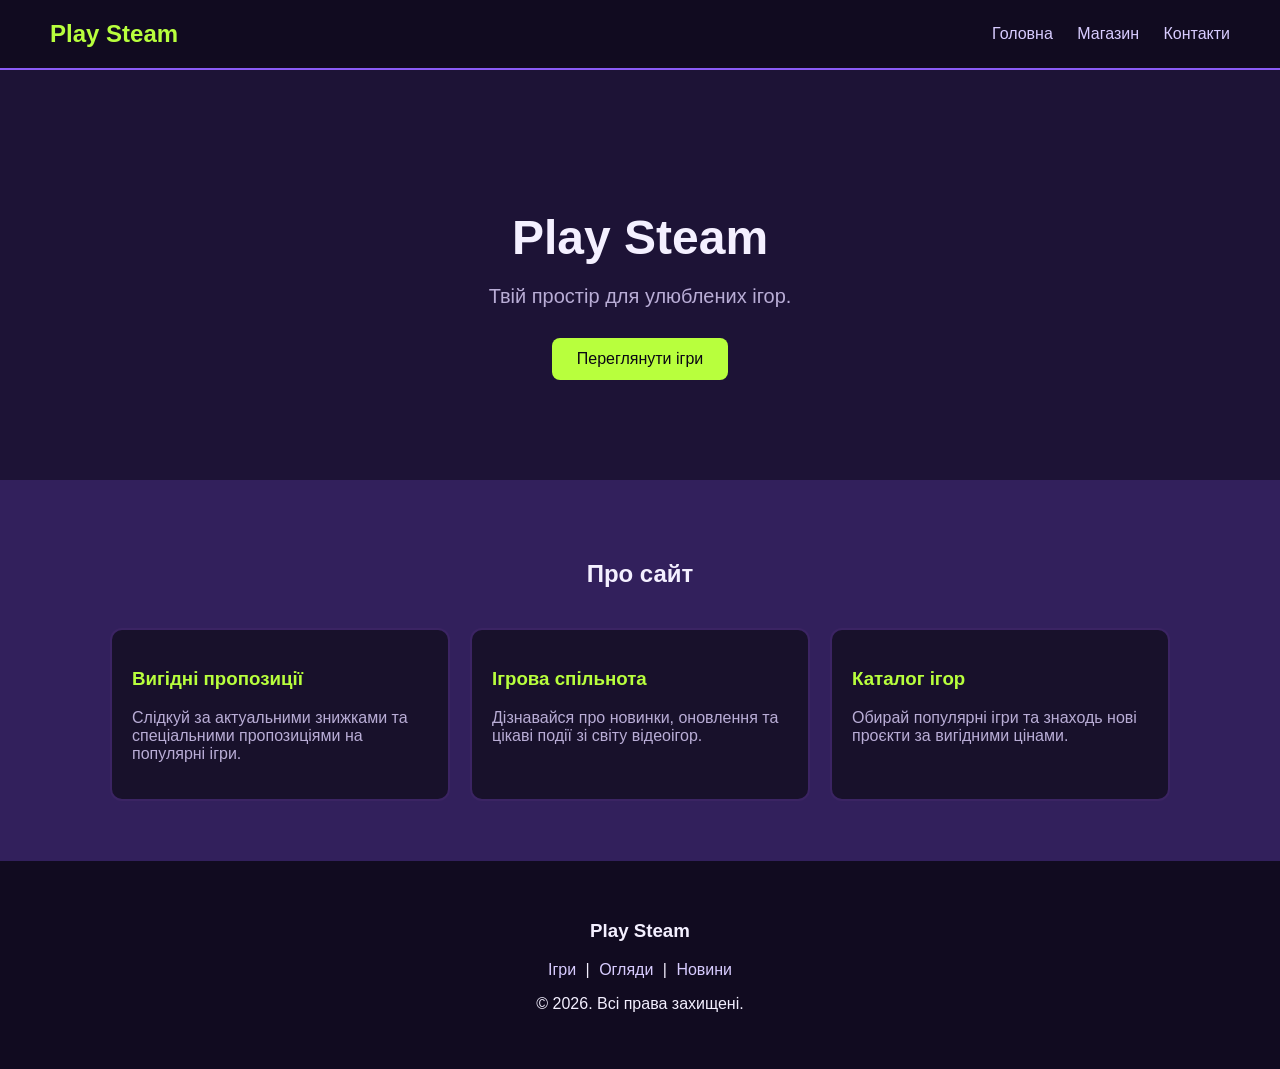
<file: index.html>
<!DOCTYPE html>
<html lang="uk">

<head>
    <meta charset="UTF-8"> 
    <title>Play Steam</title>

    <!-- Підключаємо CSS -->
    <link rel="stylesheet" href="style.css">
</head>

<body>

    <!-- ================= HEADER ================= -->

    <header>

        <!-- ЗМІНИ НАЗВУ САЙТУ -->
        <h2>Play Steam</h2>

        <!-- МЕНЮ -->
        <nav>
            <a href="index.html">Головна</a>
            <a href="about.html">Магазин</a>
            <a href="contacts.html">Контакти</a>
        </nav>

    </header>


    <!-- ================= HERO ================= -->

    <section class="hero">

        <!-- ЗМІНИ ГОЛОВНИЙ ЗАГОЛОВОК -->
        <h1 class="steam">Play Steam</h1>

        <!-- ЗМІНИ ОПИС -->
        <p>
            Твій простір для улюблених ігор.
        </p>

        <!-- КНОПКА -->
        <a href="about.html" class="button">
            Переглянути ігри
        </a>

    </section>


    <!-- ================= CONTENT ================= -->

    <main>

        <h2>Про сайт</h2>

        <!-- 3 КАРТКИ В ОДНОМУ РЯДКУ -->

        <section class="cards">

            <!-- КАРТКА 1 -->
            <article class="card">

                <!-- ЗАМІНИ ПОСИЛАННЯ НА СВОЄ ФОТО -->
                

                <h3>Вигідні пропозиції</h3>

                <p>
                    Слідкуй за актуальними знижками та спеціальними пропозиціями на популярні ігри.
                </p>

            </article>


            <!-- КАРТКА 2 -->
            <article class="card">

         

                <h3>Ігрова спільнота</h3>

                <p>
                   Дізнавайся про новинки, оновлення та цікаві події зі світу відеоігор.
                </p>

            </article>


            <!-- КАРТКА 3 -->
            <article class="card">

  

                <h3>Каталог ігор</h3>

                <p>
                    Обирай популярні ігри та знаходь нові проєкти за вигідними цінами.
                </p>

            </article>

        </section>

    </main>


    <!-- ================= FOOTER ================= -->

    <footer>

        <h3>Play Steam
        </h3>

        <p>
           <a href="#">Ігри</a> |
            <a href="#">Огляди</a> |
            <a href="#">Новини</a>
        </p>

        <p>© 2026. Всі права захищені.</p>

    </footer>

</body>
</html>
</file>
<file: style.css>
/* ================= ОСНОВА ================= */

header .steam {
    font-size: 70px;
    margin: 0;
}
* {
    box-sizing: border-box;
}

body {

    margin: 0;
    display: flex;
    flex-direction: column;
    min-height: 100vh;
    /* Шрифт */
    font-family: Arial, sans-serif;

    /* Білий фон */
   background-color: #32205c;
    color: #F4F0FF;
}


/* ================= HEADER ================= */

header {
 background-color: #110b20;
    border-bottom: 2px solid #8B5CF6;

    padding: 20px 50px;

    /* Логотип і меню в один ряд */
    display: flex;

    /* Логотип зліва, меню справа */
    justify-content: space-between;

    align-items: center;

}


header h2 {
    margin: 0;

    color: #B8FF3D;
}


/* Меню */

nav a {
   color: #D8CCFF;

    text-decoration: none;

    margin-left: 20px;
}


/* Наведення на меню */

nav a:hover {
     color: #B8FF3D;

    text-decoration: underline;
}


/* ================= HERO ================= */

.hero {
    text-align: center;

    padding: 100px 20px;

    /* Чорний фон */
 background-color: #1d1336;
    color: #F4F0FF;
}


.hero h1 {
    font-size: 48px;

    margin-bottom: 20px;
}


.hero p {
    color: #B9ADD6;

    font-size: 20px;

    max-width: 600px;

    /* Центруємо текст */
    margin: 0 auto 30px;
}


/* ================= КНОПКА ================= */

.button {
    display: inline-block;

background-color: #B8FF3D;
    color: #0B0714;

    padding: 12px 25px;

    text-decoration: none;

    border-radius: 8px;
    transition: 0.5s;
}


.button:hover {
    background-color: #D2FF70;

}


/* ================= CONTENT ================= */

main {
    max-width: 1100px;

    margin: 0 auto;

    padding: 60px 20px;
}


main > h1,
main > h2 {
    text-align: center;

    margin-bottom: 40px;
}


/* ================= КАРТКИ ================= */

.cards {
    display: flex;

    gap: 20px;

    flex-wrap: wrap;
}

.cards > a {
    display: contents;
}

/* Одна картка */

.card {
        background-color: #18112B;
    border: 2px solid #3B2463;

    padding: 20px;


    border-radius: 12px;

    /* Картки рівномірно розподіляються */
    flex: 1 1 0;
transition: 0.3s;
    min-width: 0;
}


/* Фото */

.card img {
    width: 100%;

    height: 180px;

    object-fit: cover;

    border-radius: 8px;

    /* Робимо фото чорно-білим */
}
.card:hover {
    transform: translateY(-5px);
    border-color: #8B5CF6;
}

.card h3 {
     color: #B8FF3D;
}

.card p{
    color: #B9ADD6;
}


/* ================= ПРО МЕНЕ ================= */

/* 4 картки в одному рядку */

.about-cards .card {
    flex: 0 0 calc(25% - 15px);
}


/* ================= CONTACTS ================= */

.contact-box {
    max-width: 600px;

    margin: 0 auto;

    padding: 30px;

    border: 2px solid black;

    border-radius: 12px;
}


.contact-box p {
    font-size: 18px;

    line-height: 1.6;
}


.contact-box a {
    color: black;
}


/* ================= FOOTER ================= */

footer {
    margin-top: auto;
     background-color: #110b20;
    color: #F4F0FF;

    text-align: center;

    padding: 40px 20px;
}


footer a {
 color: #D8CCFF;

    text-decoration: none;

    margin: 0 5px;
}
footer a:hover {
    color: #B8FF3D;
}


/* ================= ТЕЛЕФОН ================= */

@media (max-width: 800px) {

    header {
        padding: 20px;

        flex-direction: column;

        gap: 15px;
    }


    nav a {
        margin: 0 8px;
    }


    .hero h1 {
        font-size: 36px;
    }


    .card,
    .about-cards .card {
        flex: 0 0 100%;
    }

}
</file>
